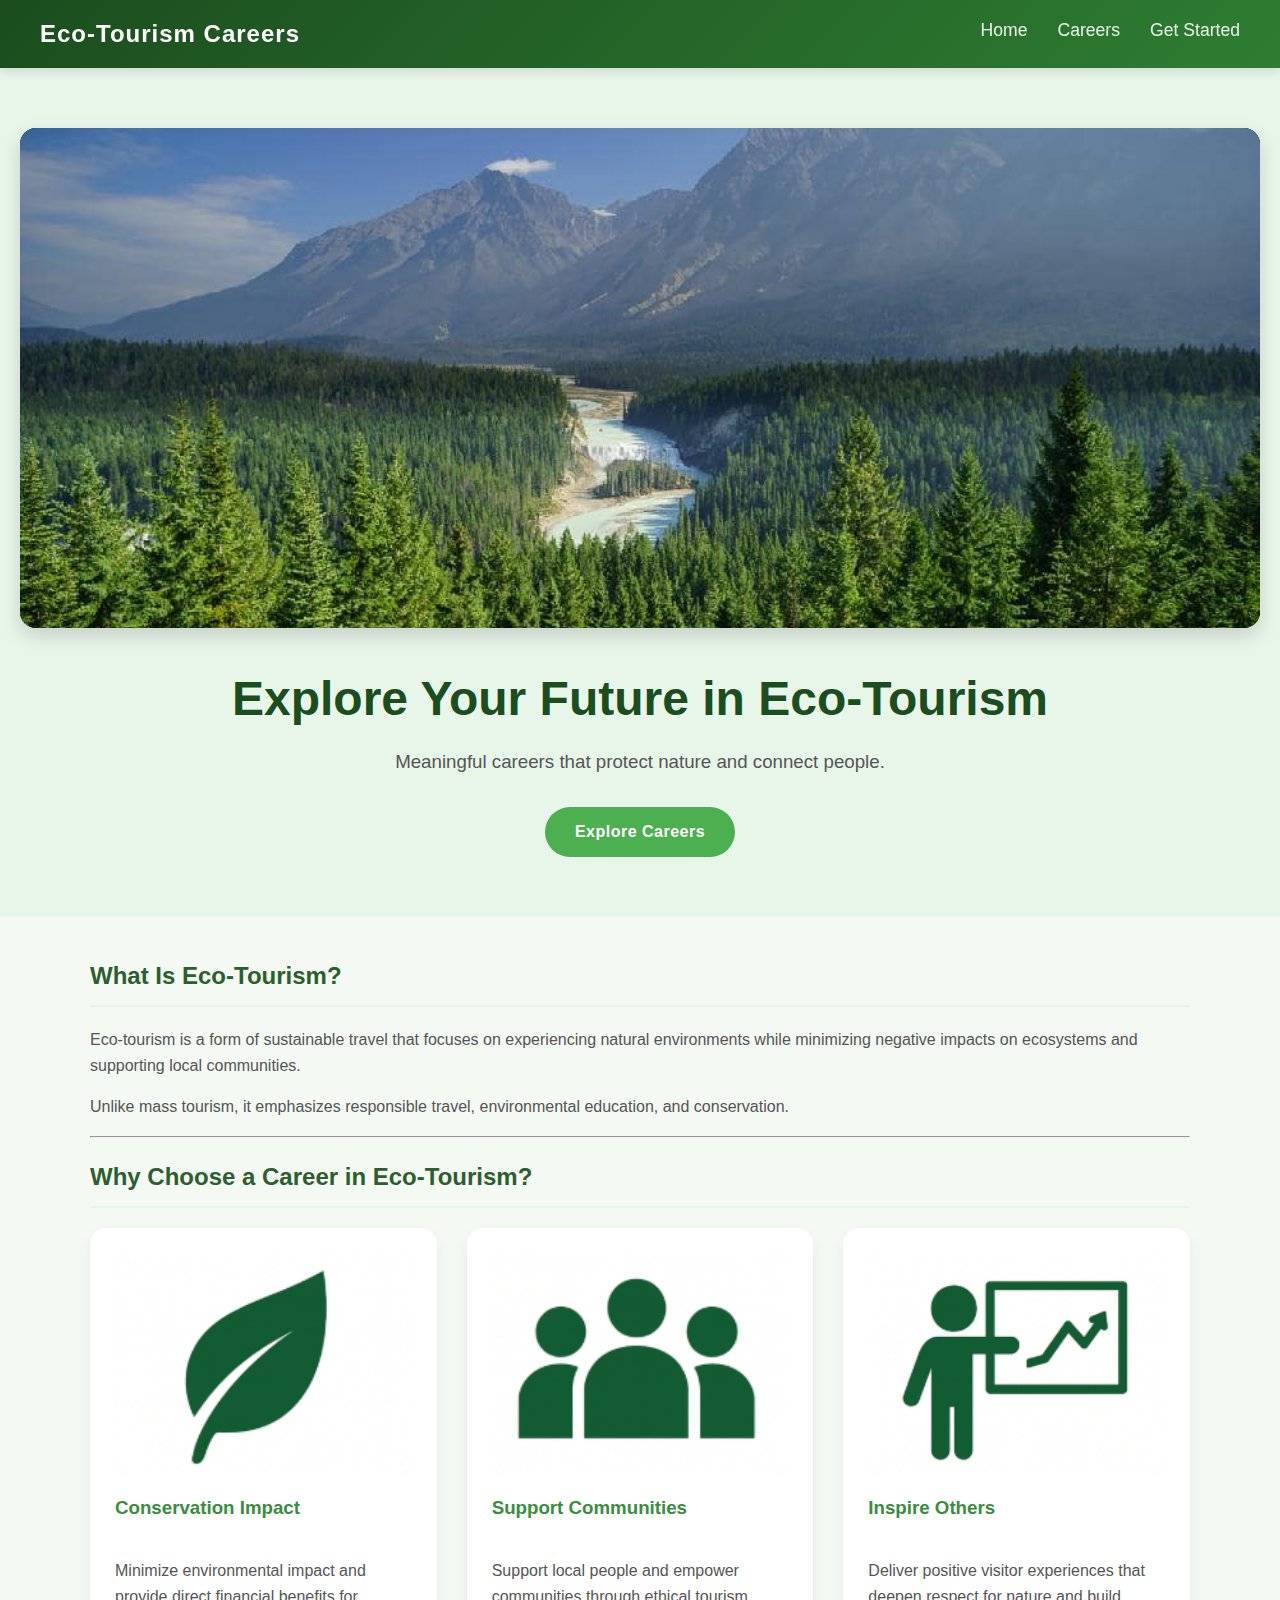
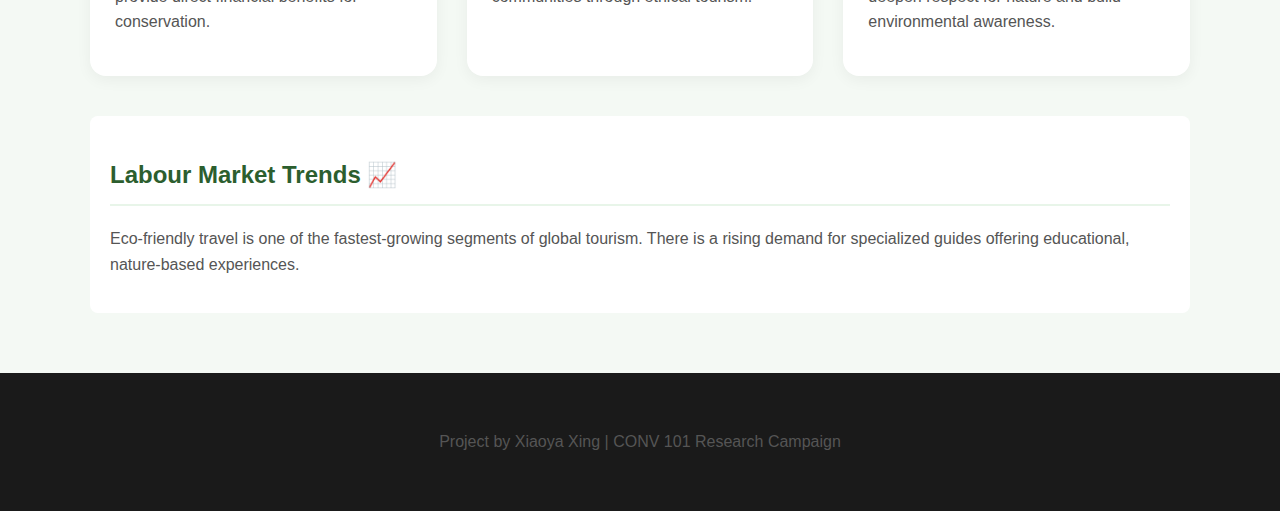
<file: index.html>
<!DOCTYPE html>
<html lang="en">
<head>
    <meta charset="UTF-8">
    <title>Eco-Tourism Careers - Home</title>
    <link rel="stylesheet" href="style.css">
</head>
<body>

    <header>
        <nav>
            <div class="logo">Eco-Tourism Careers</div> <ul>
                <li><a href="index.html">Home</a></li>
                <li><a href="careers.html">Careers</a></li>
                <li><a href="get-started.html">Get Started</a></li>
            </ul>
        </nav>
    </header>

    <section class="hero" style="text-align: center; padding: 60px 20px; background-color: #e8f5e9;">
        <div class="img-placeholder"><img src = "image/Golden-BC-Views-min.jpg"></div>
        
        <h1>Explore Your Future in Eco-Tourism</h1>
        <h3>Meaningful careers that protect nature and connect people.</h3>
        <a href="careers.html" class="btn">Explore Careers</a>
    </section>

    <div class="container">
        <section>
            <h2>What Is Eco-Tourism?</h2>
            <p>Eco-tourism is a form of sustainable travel that focuses on experiencing natural environments while minimizing negative impacts on ecosystems and supporting local communities.</p>
            <p>Unlike mass tourism, it emphasizes responsible travel, environmental education, and conservation.</p>
        </section>

        <hr>

        <section>
            <h2>Why Choose a Career in Eco-Tourism?</h2>
            <div class="grid">
                <div class="card">
                    <div class="img-placeholder"><img src = "image/leaf.png"></div>
                    <h3>Conservation Impact</h3>
                    <p>Minimize environmental impact and provide direct financial benefits for conservation.</p>
                </div>
                <div class="card">
                    <div class="img-placeholder"><img src = "image/peoples.png"></div>
                    <h3>Support Communities</h3>
                    <p>Support local people and empower communities through ethical tourism.</p>
                </div>
                <div class="card">
                    <div class="img-placeholder"><img src = "image/trend.png"></div>
                    <h3>Inspire Others</h3>
                    <p>Deliver positive visitor experiences that deepen respect for nature and build environmental awareness.</p>
                </div>
            </div>
        </section>

        <section style="margin-top: 40px; background-color: #fff; padding: 20px; border-radius: 8px;">
            <h2>Labour Market Trends 📈</h2>
            <p>Eco-friendly travel is one of the fastest-growing segments of global tourism. There is a rising demand for specialized guides offering educational, nature-based experiences.</p>
        </section>
    </div>

    <footer>
        <p>Project by Xiaoya Xing | CONV 101 Research Campaign </p>
    </footer>

</body>
</html>
</file>
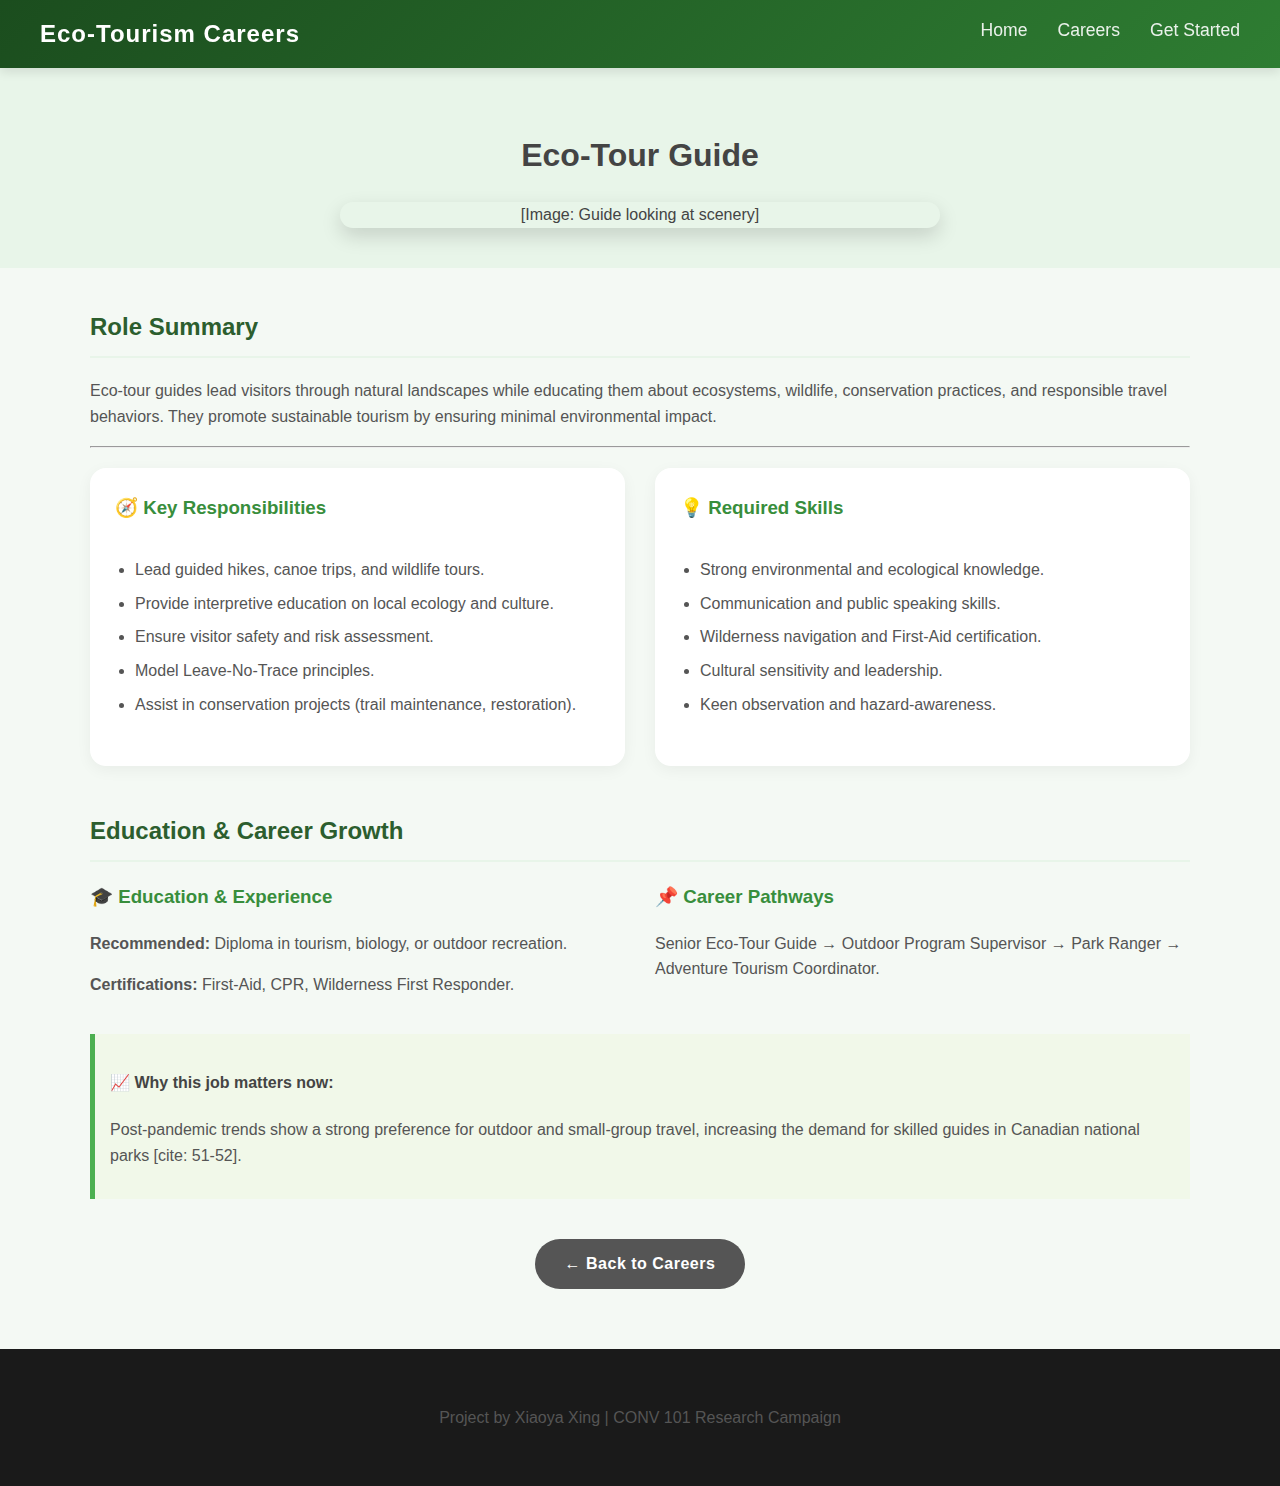
<file: detail-guide.html>
<!DOCTYPE html>
<html lang="en">
<head>
    <meta charset="UTF-8">
    <title>Eco-Tour Guide - Career Detail</title>
    <link rel="stylesheet" href="style.css">
</head>
<body>

    <header>
        <nav>
            <div class="logo">Eco-Tourism Careers</div>
            <ul>
                <li><a href="index.html">Home</a></li>
                <li><a href="careers.html">Careers</a></li>
                <li><a href="get-started.html">Get Started</a></li>
            </ul>
        </nav>
    </header>

    <div style="background-color: #e8f5e9; padding: 40px; text-align: center;">
        <h1>Eco-Tour Guide</h1>
        <div class="img-placeholder" style="max-width: 600px; margin: 0 auto;">[Image: Guide looking at scenery]</div>
    </div>

    <div class="container">
        
        <section>
            <h2>Role Summary</h2>
            <p>Eco-tour guides lead visitors through natural landscapes while educating them about ecosystems, wildlife, conservation practices, and responsible travel behaviors. They promote sustainable tourism by ensuring minimal environmental impact.</p>
        </section>

        <hr>

        <div class="grid">
            <div class="card">
                <h3>🧭 Key Responsibilities</h3>
                <ul>
                    <li>Lead guided hikes, canoe trips, and wildlife tours.</li>
                    <li>Provide interpretive education on local ecology and culture.</li>
                    <li>Ensure visitor safety and risk assessment.</li>
                    <li>Model Leave-No-Trace principles.</li>
                    <li>Assist in conservation projects (trail maintenance, restoration).</li>
                </ul>
            </div>

            <div class="card">
                <h3>💡 Required Skills</h3>
                <ul>
                    <li>Strong environmental and ecological knowledge.</li>
                    <li>Communication and public speaking skills.</li>
                    <li>Wilderness navigation and First-Aid certification.</li>
                    <li>Cultural sensitivity and leadership.</li>
                    <li>Keen observation and hazard-awareness.</li>
                </ul>
            </div>
        </div>

        <br>

        <section>
            <h2>Education & Career Growth</h2>
            <div class="grid">
                <div>
                    <h3>🎓 Education & Experience</h3>
                    <p><strong>Recommended:</strong> Diploma in tourism, biology, or outdoor recreation.</p>
                    <p><strong>Certifications:</strong> First-Aid, CPR, Wilderness First Responder.</p>
                </div>
                <div>
                    <h3>📌 Career Pathways</h3>
                    <p>Senior Eco-Tour Guide → Outdoor Program Supervisor → Park Ranger → Adventure Tourism Coordinator.</p>
                </div>
            </div>
            
            <div style="background-color: #f1f8e9; padding: 15px; margin-top: 20px; border-left: 5px solid #4CAF50;">
                <h4>📈 Why this job matters now:</h4>
                <p>Post-pandemic trends show a strong preference for outdoor and small-group travel, increasing the demand for skilled guides in Canadian national parks [cite: 51-52].</p>
            </div>
        </section>

        <div style="text-align: center; margin-top: 40px;">
            <a href="careers.html" class="btn" style="background-color: #555;">← Back to Careers</a>
        </div>
    </div>

    <footer>
        <p>Project by Xiaoya Xing | CONV 101 Research Campaign</p>
    </footer>

</body>
</html>
</file>
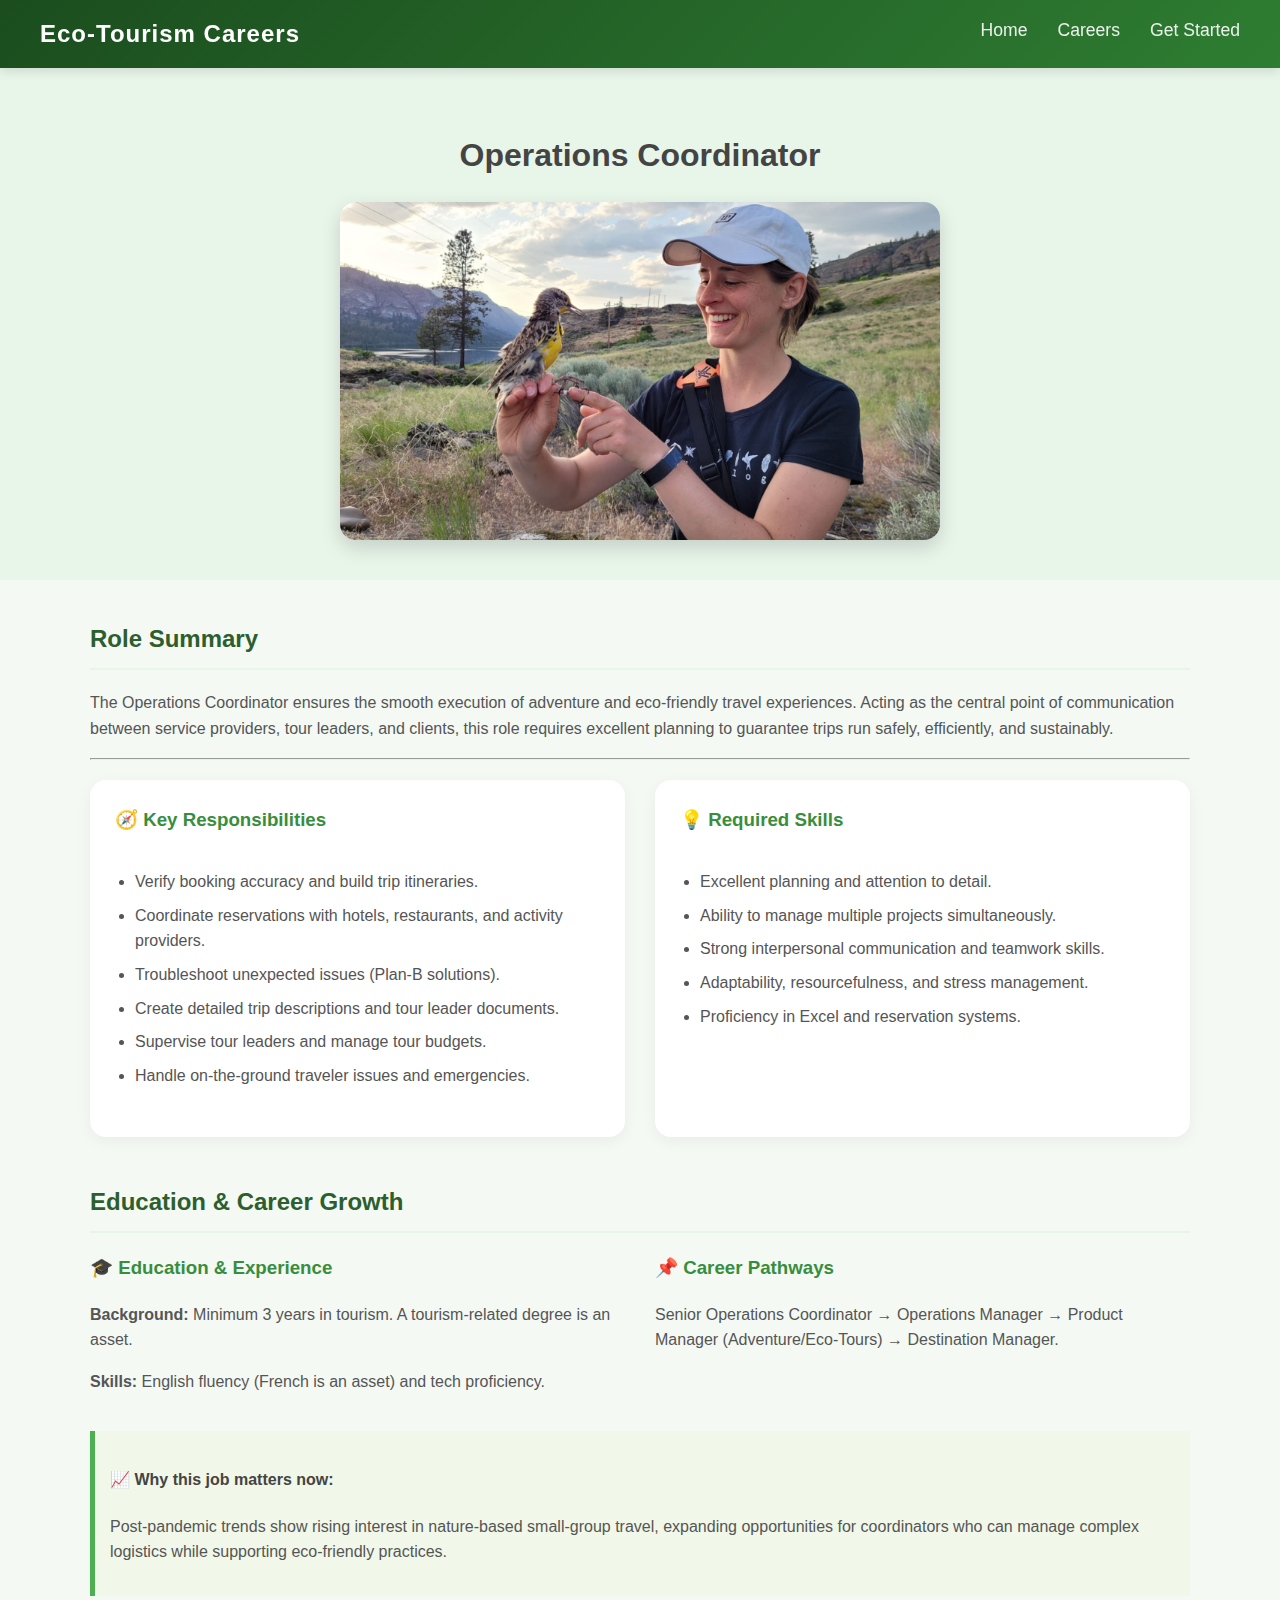
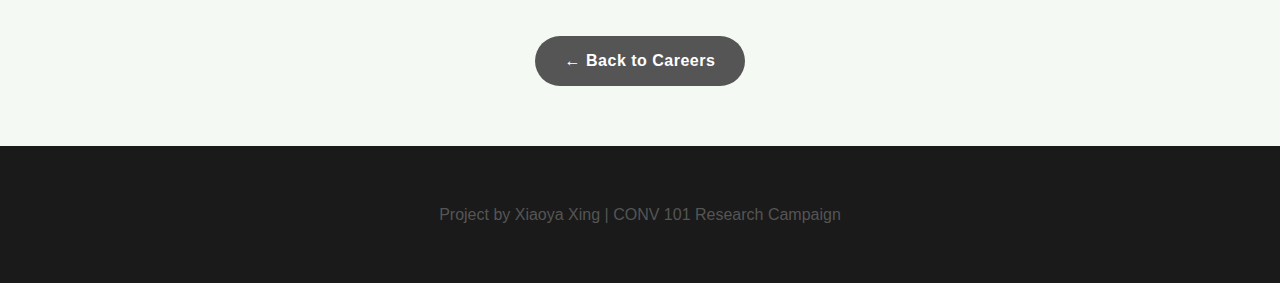
<file: detail-ops.html>
<!DOCTYPE html>
<html lang="en">
<head>
    <meta charset="UTF-8">
    <title>Operations Coordinator - Career Detail</title>
    <link rel="stylesheet" href="style.css">
</head>
<body>

    <header>
        <nav>
            <div class="logo">Eco-Tourism Careers</div>
            <ul>
                <li><a href="index.html">Home</a></li>
                <li><a href="careers.html">Careers</a></li>
                <li><a href="get-started.html">Get Started</a></li>
            </ul>
        </nav>
    </header>

    <div style="background-color: #e8f5e9; padding: 40px; text-align: center;">
        <h1>Operations Coordinator</h1>
        <div class="img-placeholder" style="max-width: 600px; margin: 0 auto;"><img src = "image/C3p1.jpeg"></div>
    </div>

    <div class="container">
        
        <section>
            <h2>Role Summary</h2>
            <p>The Operations Coordinator ensures the smooth execution of adventure and eco-friendly travel experiences. Acting as the central point of communication between service providers, tour leaders, and clients, this role requires excellent planning to guarantee trips run safely, efficiently, and sustainably.</p>
        </section>

        <hr>

        <div class="grid">
            <div class="card">
                <h3>🧭 Key Responsibilities</h3>
                <ul>
                    <li>Verify booking accuracy and build trip itineraries.</li>
                    <li>Coordinate reservations with hotels, restaurants, and activity providers.</li>
                    <li>Troubleshoot unexpected issues (Plan-B solutions).</li>
                    <li>Create detailed trip descriptions and tour leader documents.</li>
                    <li>Supervise tour leaders and manage tour budgets.</li>
                    <li>Handle on-the-ground traveler issues and emergencies.</li>
                </ul>
            </div>

            <div class="card">
                <h3>💡 Required Skills</h3>
                <ul>
                    <li>Excellent planning and attention to detail.</li>
                    <li>Ability to manage multiple projects simultaneously.</li>
                    <li>Strong interpersonal communication and teamwork skills.</li>
                    <li>Adaptability, resourcefulness, and stress management.</li>
                    <li>Proficiency in Excel and reservation systems.</li>
                </ul>
            </div>
        </div>

        <br>

        <section>
            <h2>Education & Career Growth</h2>
            <div class="grid">
                <div>
                    <h3>🎓 Education & Experience</h3>
                    <p><strong>Background:</strong> Minimum 3 years in tourism. A tourism-related degree is an asset.</p>
                    <p><strong>Skills:</strong> English fluency (French is an asset) and tech proficiency.</p>
                </div>
                <div>
                    <h3>📌 Career Pathways</h3>
                    <p>Senior Operations Coordinator → Operations Manager → Product Manager (Adventure/Eco-Tours) → Destination Manager.</p>
                </div>
            </div>
            
            <div style="background-color: #f1f8e9; padding: 15px; margin-top: 20px; border-left: 5px solid #4CAF50;">
                <h4>📈 Why this job matters now:</h4>
                <p>Post-pandemic trends show rising interest in nature-based small-group travel, expanding opportunities for coordinators who can manage complex logistics while supporting eco-friendly practices.</p>
            </div>
        </section>

        <div style="text-align: center; margin-top: 40px;">
            <a href="careers.html" class="btn" style="background-color: #555;">← Back to Careers</a>
        </div>
    </div>

    <footer>
        <p>Project by Xiaoya Xing | CONV 101 Research Campaign</p>
    </footer>

</body>
</html>
</file>
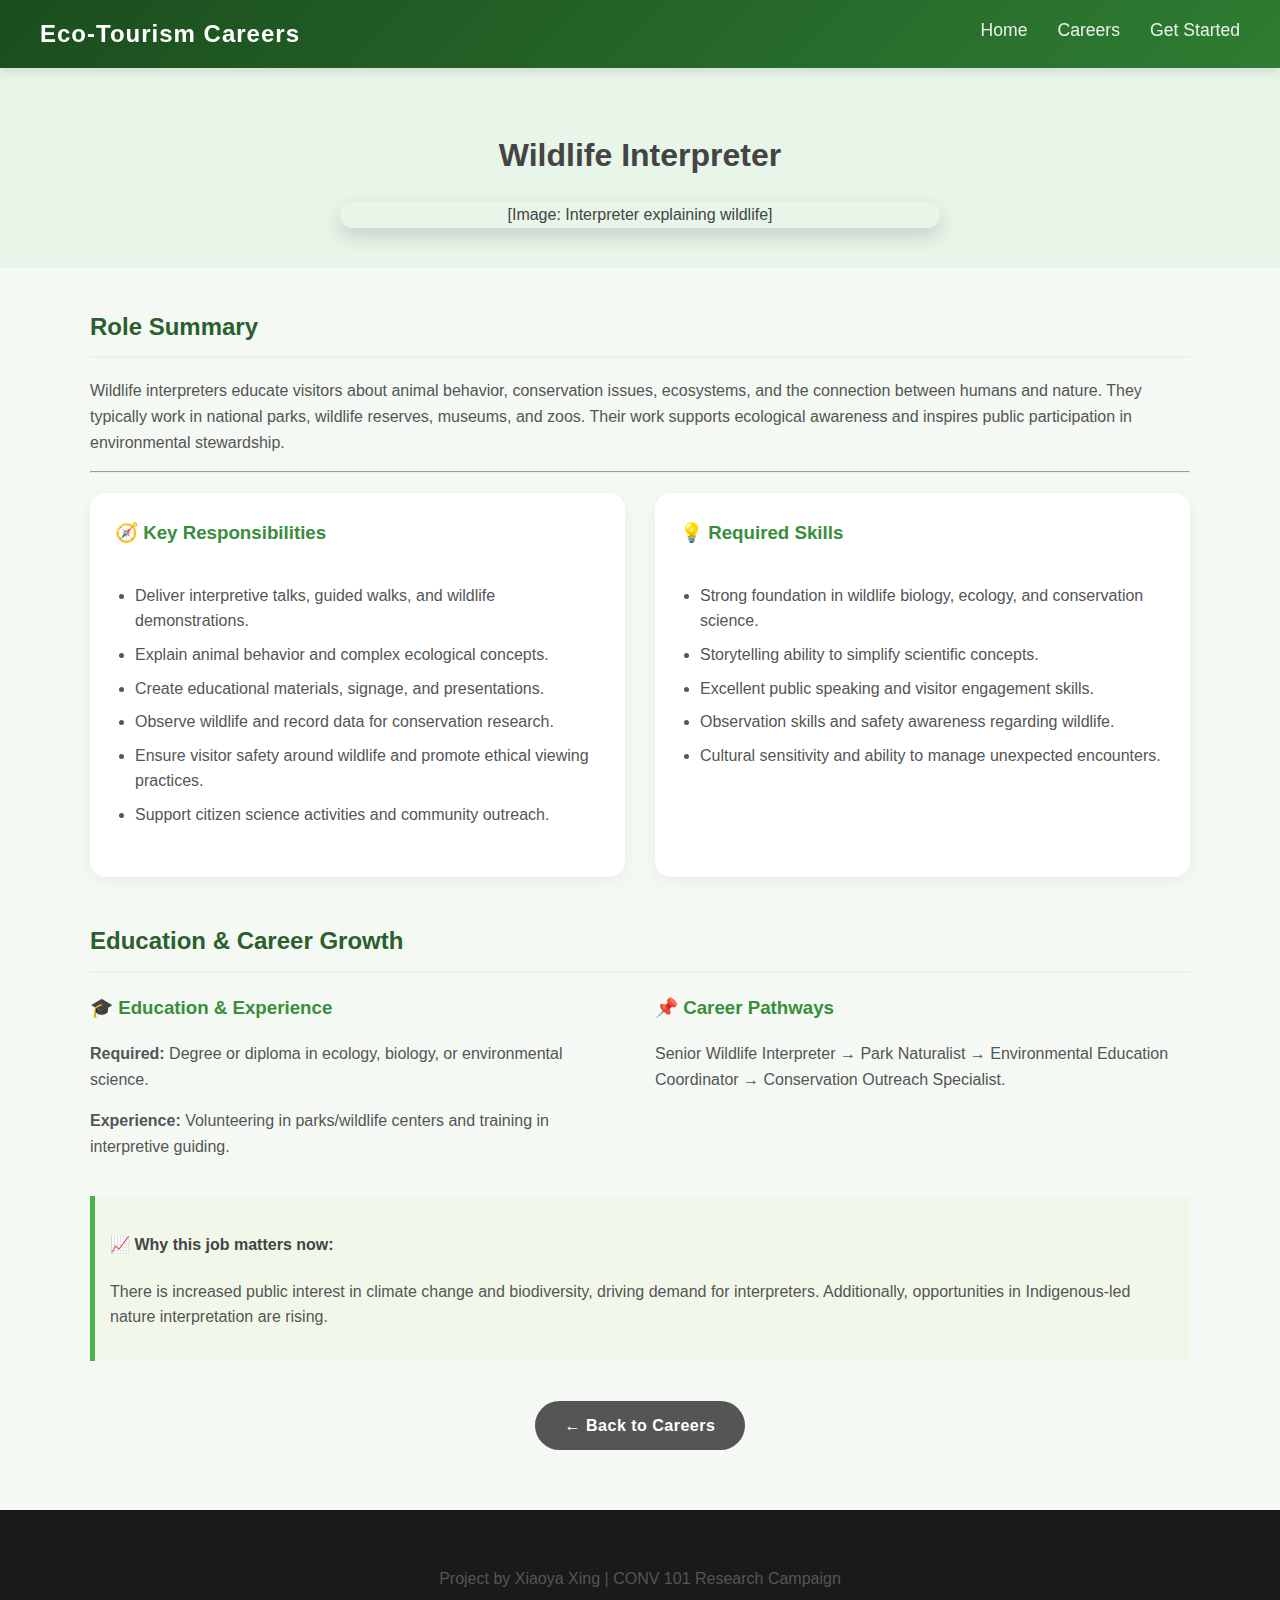
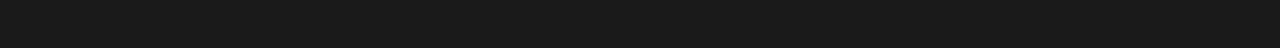
<file: detail-wildlife.html>
<!DOCTYPE html>
<html lang="en">
<head>
    <meta charset="UTF-8">
    <title>Wildlife Interpreter - Career Detail</title>
    <link rel="stylesheet" href="style.css">
</head>
<body>

    <header>
        <nav>
            <div class="logo">Eco-Tourism Careers</div>
            <ul>
                <li><a href="index.html">Home</a></li>
                <li><a href="careers.html">Careers</a></li>
                <li><a href="get-started.html">Get Started</a></li>
            </ul>
        </nav>
    </header>

    <div style="background-color: #e8f5e9; padding: 40px; text-align: center;">
        <h1>Wildlife Interpreter</h1>
        <div class="img-placeholder" style="max-width: 600px; margin: 0 auto;">[Image: Interpreter explaining wildlife]</div>
    </div>

    <div class="container">
        
        <section>
            <h2>Role Summary</h2>
            <p>Wildlife interpreters educate visitors about animal behavior, conservation issues, ecosystems, and the connection between humans and nature. They typically work in national parks, wildlife reserves, museums, and zoos. Their work supports ecological awareness and inspires public participation in environmental stewardship.</p>
        </section>

        <hr>

        <div class="grid">
            <div class="card">
                <h3>🧭 Key Responsibilities</h3>
                <ul>
                    <li>Deliver interpretive talks, guided walks, and wildlife demonstrations.</li>
                    <li>Explain animal behavior and complex ecological concepts.</li>
                    <li>Create educational materials, signage, and presentations.</li>
                    <li>Observe wildlife and record data for conservation research.</li>
                    <li>Ensure visitor safety around wildlife and promote ethical viewing practices.</li>
                    <li>Support citizen science activities and community outreach.</li>
                </ul>
            </div>

            <div class="card">
                <h3>💡 Required Skills</h3>
                <ul>
                    <li>Strong foundation in wildlife biology, ecology, and conservation science.</li>
                    <li>Storytelling ability to simplify scientific concepts.</li>
                    <li>Excellent public speaking and visitor engagement skills.</li>
                    <li>Observation skills and safety awareness regarding wildlife.</li>
                    <li>Cultural sensitivity and ability to manage unexpected encounters.</li>
                </ul>
            </div>
        </div>

        <br>

        <section>
            <h2>Education & Career Growth</h2>
            <div class="grid">
                <div>
                    <h3>🎓 Education & Experience</h3>
                    <p><strong>Required:</strong> Degree or diploma in ecology, biology, or environmental science.</p>
                    <p><strong>Experience:</strong> Volunteering in parks/wildlife centers and training in interpretive guiding.</p>
                </div>
                <div>
                    <h3>📌 Career Pathways</h3>
                    <p>Senior Wildlife Interpreter → Park Naturalist → Environmental Education Coordinator → Conservation Outreach Specialist.</p>
                </div>
            </div>
            
            <div style="background-color: #f1f8e9; padding: 15px; margin-top: 20px; border-left: 5px solid #4CAF50;">
                <h4>📈 Why this job matters now:</h4>
                <p>There is increased public interest in climate change and biodiversity, driving demand for interpreters. Additionally, opportunities in Indigenous-led nature interpretation are rising.</p>
            </div>
        </section>

        <div style="text-align: center; margin-top: 40px;">
            <a href="careers.html" class="btn" style="background-color: #555;">← Back to Careers</a>
        </div>
    </div>

    <footer>
        <p>Project by Xiaoya Xing | CONV 101 Research Campaign</p>
    </footer>

</body>
</html>
</file>
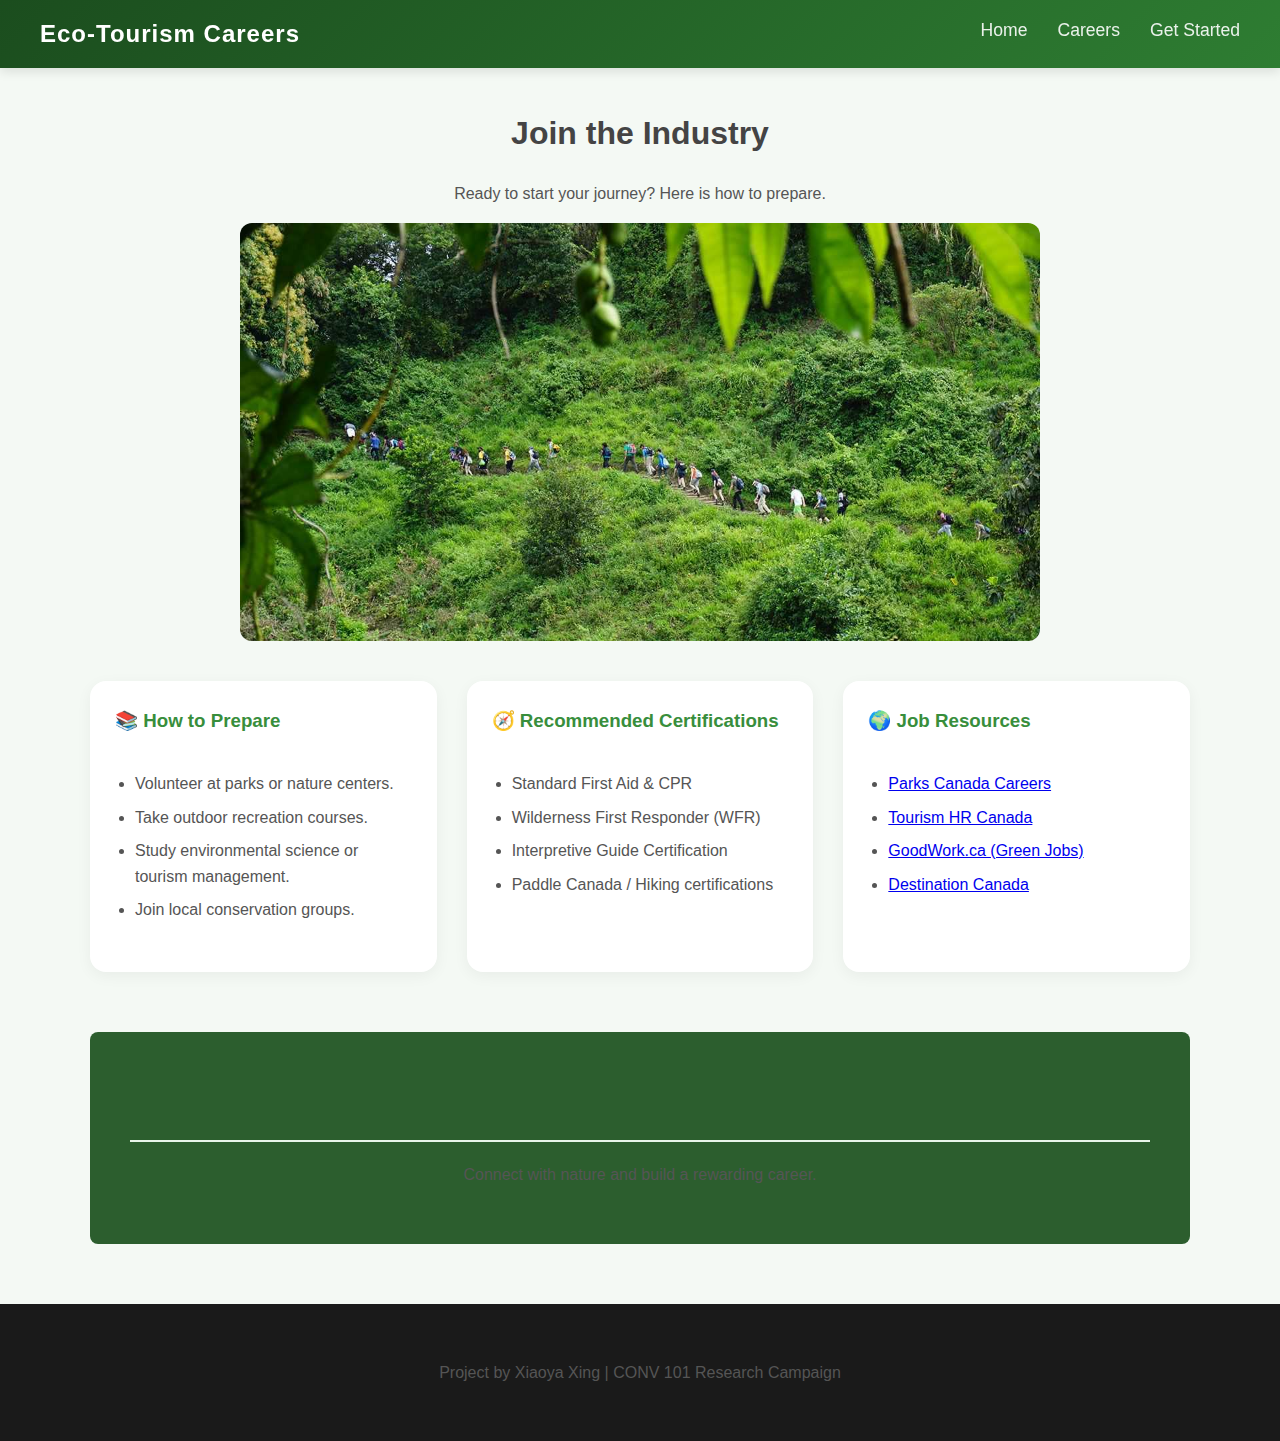
<file: get-started.html>
<!DOCTYPE html>
<html lang="en">
<head>
    <meta charset="UTF-8">
    <title>Get Started in Eco-Tourism</title>
    <link rel="stylesheet" href="style.css">
</head>
<body>

    <header>
        <nav>
            <div class="logo">Eco-Tourism Careers</div>
            <ul>
                <li><a href="index.html">Home</a></li>
                <li><a href="careers.html">Careers</a></li>
                <li><a href="get-started.html">Get Started</a></li>
            </ul>
        </nav>
    </header>

    <div class="container">
        <h1 style="text-align: center;">Join the Industry</h1>
        <p style="text-align: center;">Ready to start your journey? Here is how to prepare.</p>

        <div class="img-placeholder" style="max-width: 800px; margin: 0 auto;"><img src = "image/last2.jpg"></div>

        <div class="grid" style="margin-top: 40px;">
            <div class="card">
                <h3>📚 How to Prepare</h3>
                <ul>
                    <li>Volunteer at parks or nature centers.</li>
                    <li>Take outdoor recreation courses.</li>
                    <li>Study environmental science or tourism management.</li>
                    <li>Join local conservation groups.</li>
                </ul>
            </div>

            <div class="card">
                <h3>🧭 Recommended Certifications</h3>
                <ul>
                    <li>Standard First Aid & CPR</li>
                    <li>Wilderness First Responder (WFR)</li>
                    <li>Interpretive Guide Certification</li>
                    <li>Paddle Canada / Hiking certifications</li>
                </ul>
            </div>

            <div class="card">
                <h3>🌍 Job Resources</h3>
                <ul>
                    <li><a href="https://parks.canada.ca/agence-agency/emplois-jobs">Parks Canada Careers</a></li>
                    <li><a href="https://tourismhr.ca/">Tourism HR Canada</a></li>
                    <li><a href="https://www.goodwork.ca/">GoodWork.ca (Green Jobs)</a></li>
                    <li><a href="https://www.destinationcanada.com/en-ca">Destination Canada</a></li>
                </ul>
            </div>
        </div>

        <div style="text-align: center; margin-top: 60px; padding: 40px; background-color: #2c5e2e; color: white; border-radius: 8px;">
            <h2>Start Your Eco-Tourism Journey Today!</h2>
            <p>Connect with nature and build a rewarding career.</p>
        </div>
    </div>

    <footer>
        <p>Project by Xiaoya Xing | CONV 101 Research Campaign</p>
    </footer>

</body>
</html>
</file>
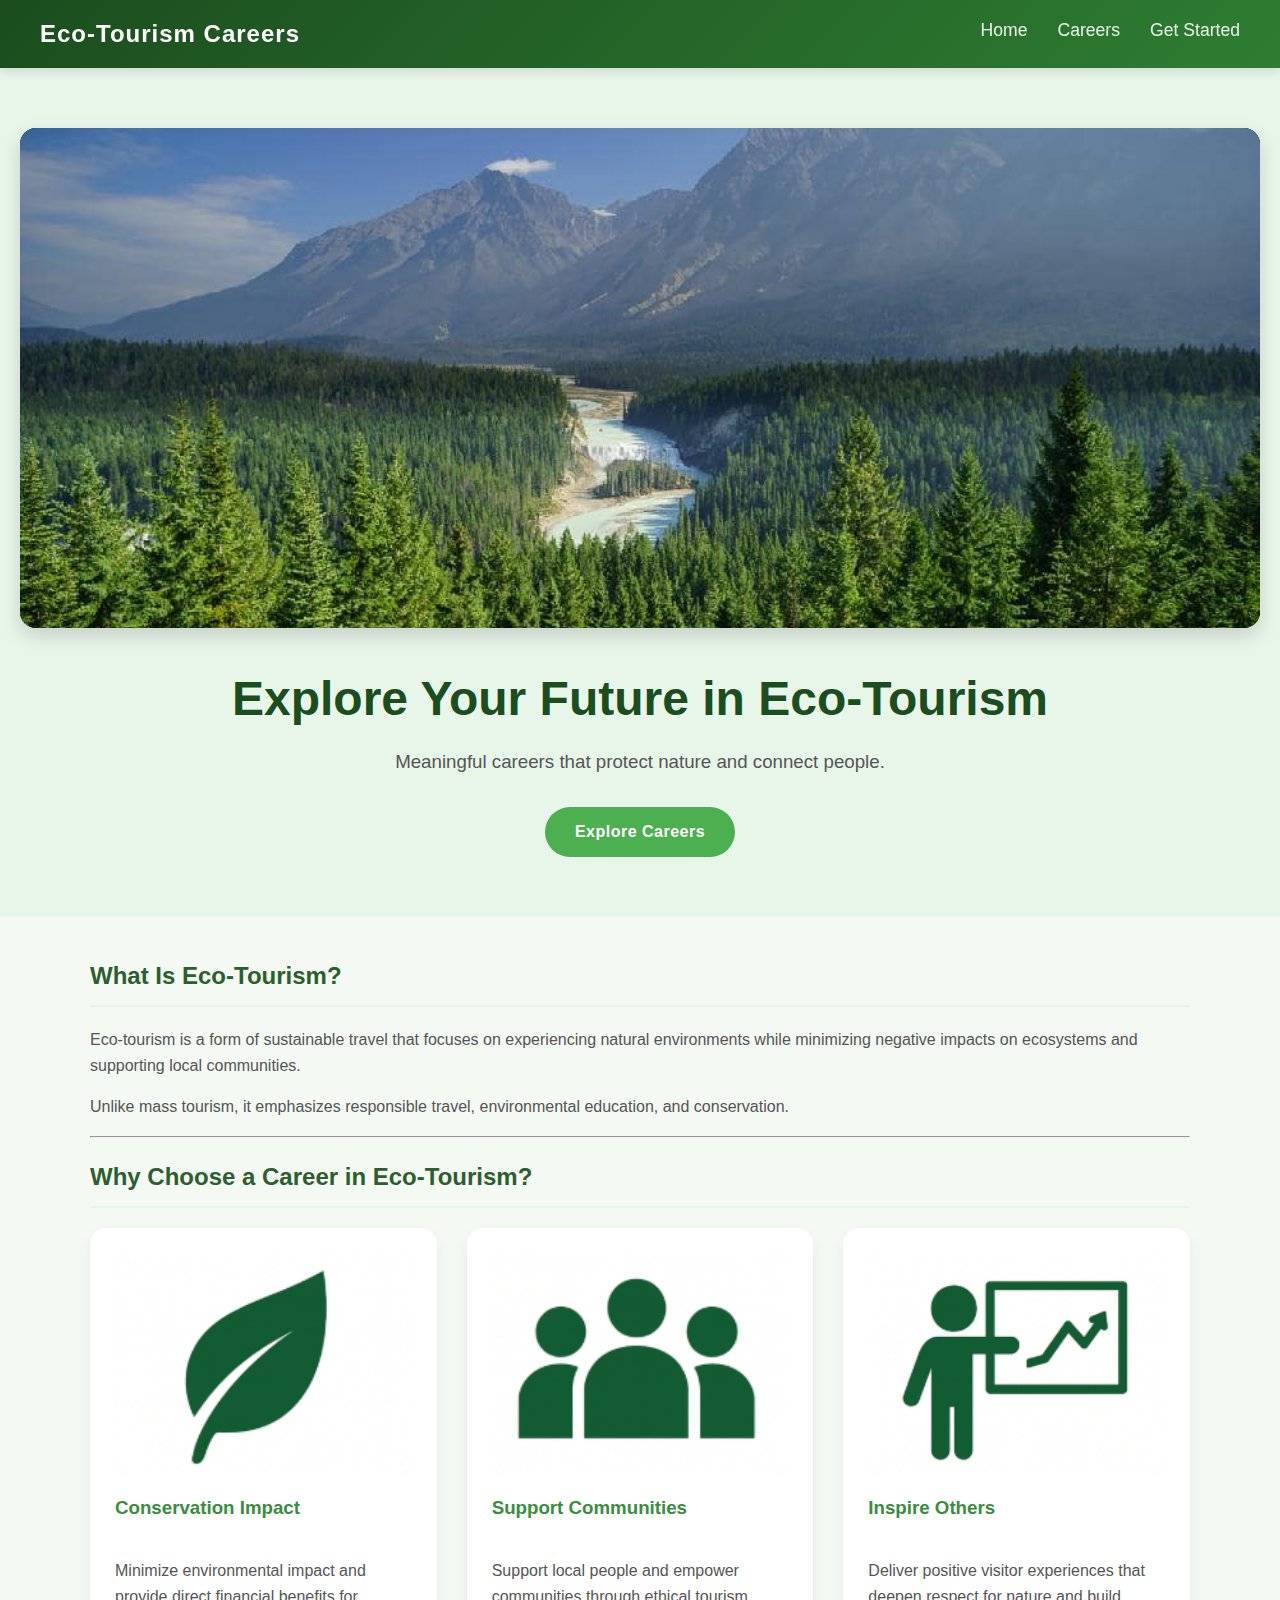
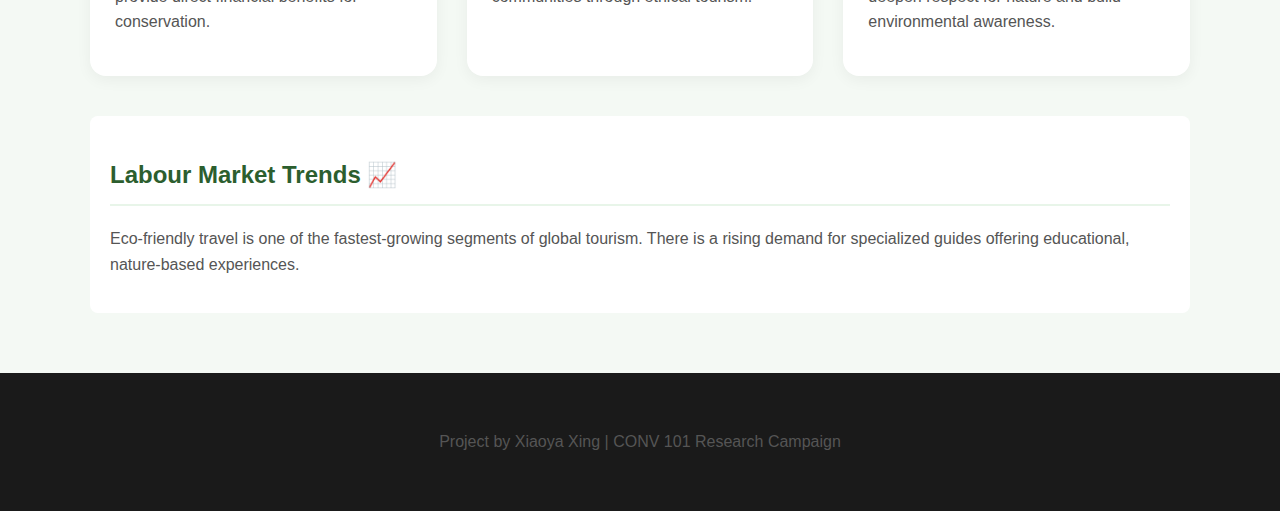
<file: main_page.html>
<!DOCTYPE html>
<html lang="en">
<head>
    <meta charset="UTF-8">
    <title>Eco-Tourism Careers - Home</title>
    <link rel="stylesheet" href="style.css">
</head>
<body>

    <header>
        <nav>
            <div class="logo">Eco-Tourism Careers</div> <ul>
                <li><a href="main_page.html">Home</a></li>
                <li><a href="careers.html">Careers</a></li>
                <li><a href="get-started.html">Get Started</a></li>
            </ul>
        </nav>
    </header>

    <section class="hero" style="text-align: center; padding: 60px 20px; background-color: #e8f5e9;">
        <div class="img-placeholder"><img src = "image/Golden-BC-Views-min.jpg"></div>
        
        <h1>Explore Your Future in Eco-Tourism</h1>
        <h3>Meaningful careers that protect nature and connect people.</h3>
        <a href="careers.html" class="btn">Explore Careers</a>
    </section>

    <div class="container">
        <section>
            <h2>What Is Eco-Tourism?</h2>
            <p>Eco-tourism is a form of sustainable travel that focuses on experiencing natural environments while minimizing negative impacts on ecosystems and supporting local communities.</p>
            <p>Unlike mass tourism, it emphasizes responsible travel, environmental education, and conservation.</p>
        </section>

        <hr>

        <section>
            <h2>Why Choose a Career in Eco-Tourism?</h2>
            <div class="grid">
                <div class="card">
                    <div class="img-placeholder"><img src = "image/leaf.png"></div>
                    <h3>Conservation Impact</h3>
                    <p>Minimize environmental impact and provide direct financial benefits for conservation.</p>
                </div>
                <div class="card">
                    <div class="img-placeholder"><img src = "image/peoples.png"></div>
                    <h3>Support Communities</h3>
                    <p>Support local people and empower communities through ethical tourism.</p>
                </div>
                <div class="card">
                    <div class="img-placeholder"><img src = "image/trend.png"></div>
                    <h3>Inspire Others</h3>
                    <p>Deliver positive visitor experiences that deepen respect for nature and build environmental awareness.</p>
                </div>
            </div>
        </section>

        <section style="margin-top: 40px; background-color: #fff; padding: 20px; border-radius: 8px;">
            <h2>Labour Market Trends 📈</h2>
            <p>Eco-friendly travel is one of the fastest-growing segments of global tourism. There is a rising demand for specialized guides offering educational, nature-based experiences.</p>
        </section>
    </div>

    <footer>
        <p>Project by Xiaoya Xing | CONV 101 Research Campaign </p>
    </footer>

</body>
</html>
</file>
<file: style.css>
body {
    font-family: 'Segoe UI', 'Roboto', 'Helvetica Neue', Arial, sans-serif;
    line-height: 1.6;
    margin: 0;
    padding: 0;
    color: #444;
    background-color: #f4f9f4;
}


header {
    background: linear-gradient(135deg, #1b4d1e 0%, #2e7d32 100%); 
    color: white;
    padding: 0;
    box-shadow: 0 4px 10px rgba(0,0,0,0.1); 
    position: sticky;
    top: 0;
    z-index: 1000;
}

nav {
    display: flex;
    justify-content: space-between;
    align-items: center;
    max-width: 1200px;
    margin: 0 auto;
    padding: 15px 20px;
}

.logo {
    font-size: 1.5rem;
    font-weight: 700;
    letter-spacing: 1px;
}

nav ul {
    list-style: none;
    display: flex;
    gap: 30px;
    margin: 0;
    padding: 0;
}

nav a {
    color: rgba(255, 255, 255, 0.9);
    text-decoration: none;
    font-weight: 500;
    font-size: 1.1rem;
    transition: color 0.3s;
}

nav a:hover {
    color: #ffeb3b; 
}

.container {
    max-width: 1100px;
    margin: 40px auto;
    padding: 0 20px;
}

.img-placeholder {
    background: transparent;
    border: none;
    padding: 0;
    margin-bottom: 20px;
    border-radius: 12px;
    overflow: hidden; 
}

img {
    max-width: 100%;
    display: block;
}

.grid {
    display: grid;
    grid-template-columns: repeat(auto-fit, minmax(300px, 1fr));
    gap: 30px; 
    margin-top: 20px;
}

.card {
    background: white;
    border: none;
    padding: 25px;
    border-radius: 16px; 
    box-shadow: 0 4px 15px rgba(0,0,0,0.05); 
    transition: transform 0.3s ease, box-shadow 0.3s ease;
    display: flex;
    flex-direction: column;
}

.card:hover {
    transform: translateY(-8px); /* 悬停上浮效果 */
    box-shadow: 0 15px 30px rgba(0,0,0,0.1);
}

.card .img-placeholder {
    height: 220px; 
    width: 100%;
    background-color: #f0f0f0; 
}

.card .img-placeholder img {
    width: 100%;
    height: 100%;
    object-fit: cover; 
    transition: transform 0.5s ease;
}

.card:hover .img-placeholder img {
    transform: scale(1.05); 
}
 首页 Hero 区域 */
.hero {
    background-color: white;
    padding: 60px 20px;
    text-align: center;
    border-bottom: 1px solid #eee;
}

.hero .img-placeholder, 
h1 + .img-placeholder { 
    height: auto; 
    max-height: 500px; /* 最大高度限制，防止图太大 */
    border-radius: 16px;
    box-shadow: 0 8px 20px rgba(0,0,0,0.15);
}

.hero h1 {
    font-size: 3rem;
    margin-bottom: 10px;
    color: #1b4d1e;
}

.hero h3 {
    font-weight: 300;
    color: #555;
    margin-bottom: 30px;
}

.btn {
    display: inline-block;
    background-color: #4CAF50;
    color: white;
    padding: 12px 30px;
    text-decoration: none;
    border-radius: 50px; 
    font-weight: bold;
    letter-spacing: 0.5px;
    transition: background-color 0.3s, transform 0.2s;
    margin-top: auto; 
    text-align: center;
}

.btn:hover {
    background-color: #388E3C;
    transform: scale(1.05);
}

h2 {
    color: #2c5e2e;
    border-bottom: 2px solid #e8f5e9;
    padding-bottom: 10px;
    margin-bottom: 20px;
}

h3 {
    color: #388E3C;
    margin-top: 0;
}

p, li {
    color: #555;
    font-size: 1rem;
}

ul {
    padding-left: 20px;
}

li {
    margin-bottom: 8px;
}

footer {
    background-color: #1a1a1a;
    color: #888;
    text-align: center;
    padding: 40px;
    margin-top: 60px;
    font-size: 0.9rem;
}

.card .img-placeholder img.icon-img {
    object-fit: contain;
    padding: 20px;
    background-color: #fff;
}

.hero .img-placeholder {
    width: 100%;
    max-height: 500px; 
    height: 500px;    
    padding: 0;      
    background: #000;  
}

.hero .img-placeholder img {
    width: 100%;
    height: 100%;
    object-fit: cover; 
    border-radius: 12px; 
}

.cta-box h2, 
.cta-box p {
    color: white !important; 
    border-bottom: none;  
}
</file>
